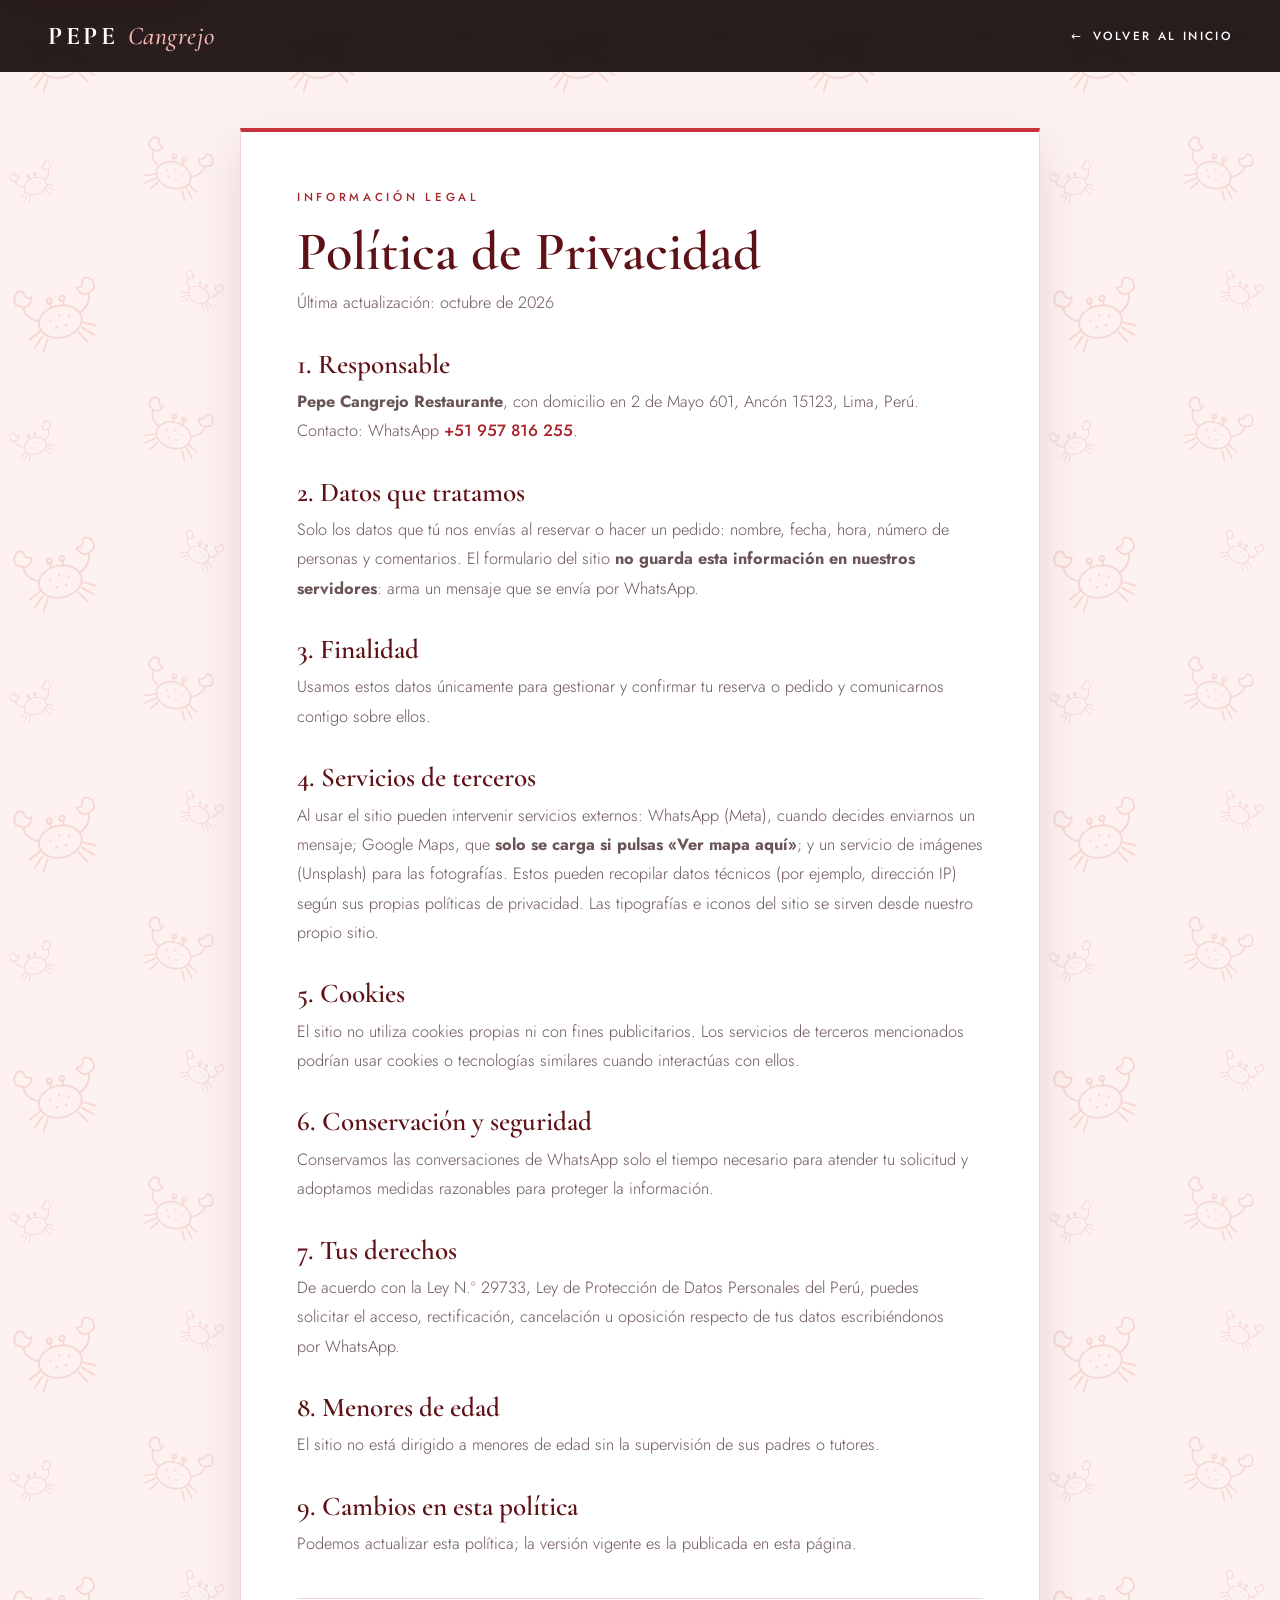
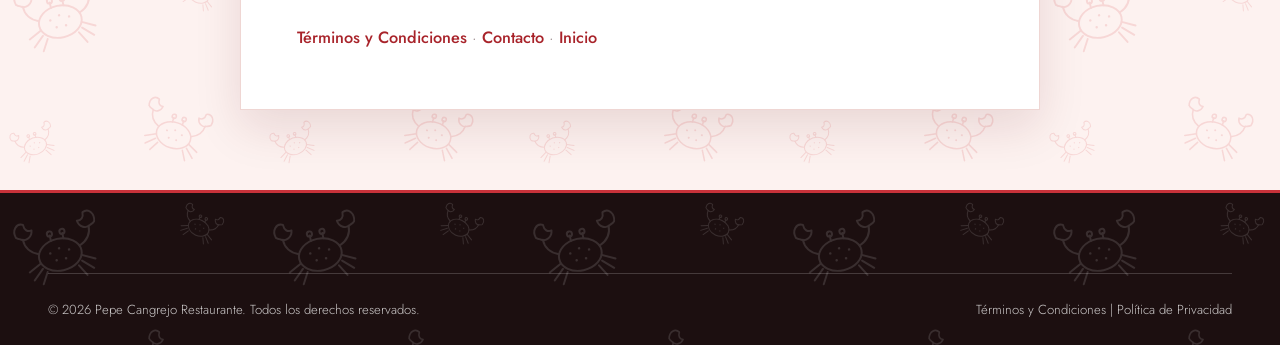
<file: privacidad.html>
<!DOCTYPE html>
<html lang="es-PE">
<head>
  <meta charset="UTF-8">
  <meta name="viewport" content="width=device-width, initial-scale=1">
  <title>Política de Privacidad | Pepe Cangrejo</title>
  <meta name="description" content="Política de privacidad del sitio web de Pepe Cangrejo Restaurante, Ancón, Lima.">
  <meta name="robots" content="index, follow">
  <meta name="theme-color" content="#1c0f10">
  <link rel="icon" href="favicon.svg" type="image/svg+xml">
  <link rel="icon" href="img/favicon-32.png" type="image/png" sizes="32x32">
  <link rel="apple-touch-icon" href="img/apple-touch-icon.png">
  <link rel="preload" href="fonts/jost-latin-wght-normal.woff2" as="font" type="font/woff2" crossorigin>
  <link rel="preload" href="fonts/cormorant-garamond-latin-wght-normal.woff2" as="font" type="font/woff2" crossorigin>
  <link rel="stylesheet" href="css/styles.css">
</head>
<body>
  <a class="skip" href="#contenido">Saltar al contenido</a>
  <header class="header is-scrolled">
    <div class="container header__bar">
      <a href="index.html" class="logo">Pepe <span>Cangrejo</span></a>
      <a href="index.html" class="back"><span aria-hidden="true">←</span> Volver al inicio</a>
    </div>
  </header>

  <main id="contenido" class="legal">
    <div class="container legal__box">
      <span class="eyebrow">Información legal</span>
      <h1>Política de Privacidad</h1>
      <p class="legal__date">Última actualización: octubre de 2026</p>

      <h2>1. Responsable</h2>
      <p><strong>Pepe Cangrejo Restaurante</strong>, con domicilio en 2 de Mayo 601, Ancón 15123, Lima, Perú. Contacto: WhatsApp <a href="https://wa.me/51957816255" target="_blank" rel="noopener">+51 957 816 255</a>.</p>

      <h2>2. Datos que tratamos</h2>
      <p>Solo los datos que tú nos envías al reservar o hacer un pedido: nombre, fecha, hora, número de personas y comentarios. El formulario del sitio <strong>no guarda esta información en nuestros servidores</strong>: arma un mensaje que se envía por WhatsApp.</p>

      <h2>3. Finalidad</h2>
      <p>Usamos estos datos únicamente para gestionar y confirmar tu reserva o pedido y comunicarnos contigo sobre ellos.</p>

      <h2>4. Servicios de terceros</h2>
      <p>Al usar el sitio pueden intervenir servicios externos: WhatsApp (Meta), cuando decides enviarnos un mensaje; Google Maps, que <strong>solo se carga si pulsas «Ver mapa aquí»</strong>; y un servicio de imágenes (Unsplash) para las fotografías. Estos pueden recopilar datos técnicos (por ejemplo, dirección IP) según sus propias políticas de privacidad. Las tipografías e iconos del sitio se sirven desde nuestro propio sitio.</p>

      <h2>5. Cookies</h2>
      <p>El sitio no utiliza cookies propias ni con fines publicitarios. Los servicios de terceros mencionados podrían usar cookies o tecnologías similares cuando interactúas con ellos.</p>

      <h2>6. Conservación y seguridad</h2>
      <p>Conservamos las conversaciones de WhatsApp solo el tiempo necesario para atender tu solicitud y adoptamos medidas razonables para proteger la información.</p>

      <h2>7. Tus derechos</h2>
      <p>De acuerdo con la Ley N.º 29733, Ley de Protección de Datos Personales del Perú, puedes solicitar el acceso, rectificación, cancelación u oposición respecto de tus datos escribiéndonos por WhatsApp.</p>

      <h2>8. Menores de edad</h2>
      <p>El sitio no está dirigido a menores de edad sin la supervisión de sus padres o tutores.</p>

      <h2>9. Cambios en esta política</h2>
      <p>Podemos actualizar esta política; la versión vigente es la publicada en esta página.</p>

      <p class="legal__links"><a href="terminos.html">Términos y Condiciones</a> · <a href="index.html#contacto">Contacto</a> · <a href="index.html">Inicio</a></p>
    </div>
  </main>

  <footer class="footer footer--simple">
    <div class="container">
      <div class="footer__bottom">
        <p>&copy; 2026 Pepe Cangrejo Restaurante. Todos los derechos reservados.</p>
        <p><a href="terminos.html">Términos y Condiciones</a> <span aria-hidden="true">|</span> <a href="privacidad.html">Política de Privacidad</a></p>
      </div>
    </div>
  </footer>
</body>
</html>
</file>
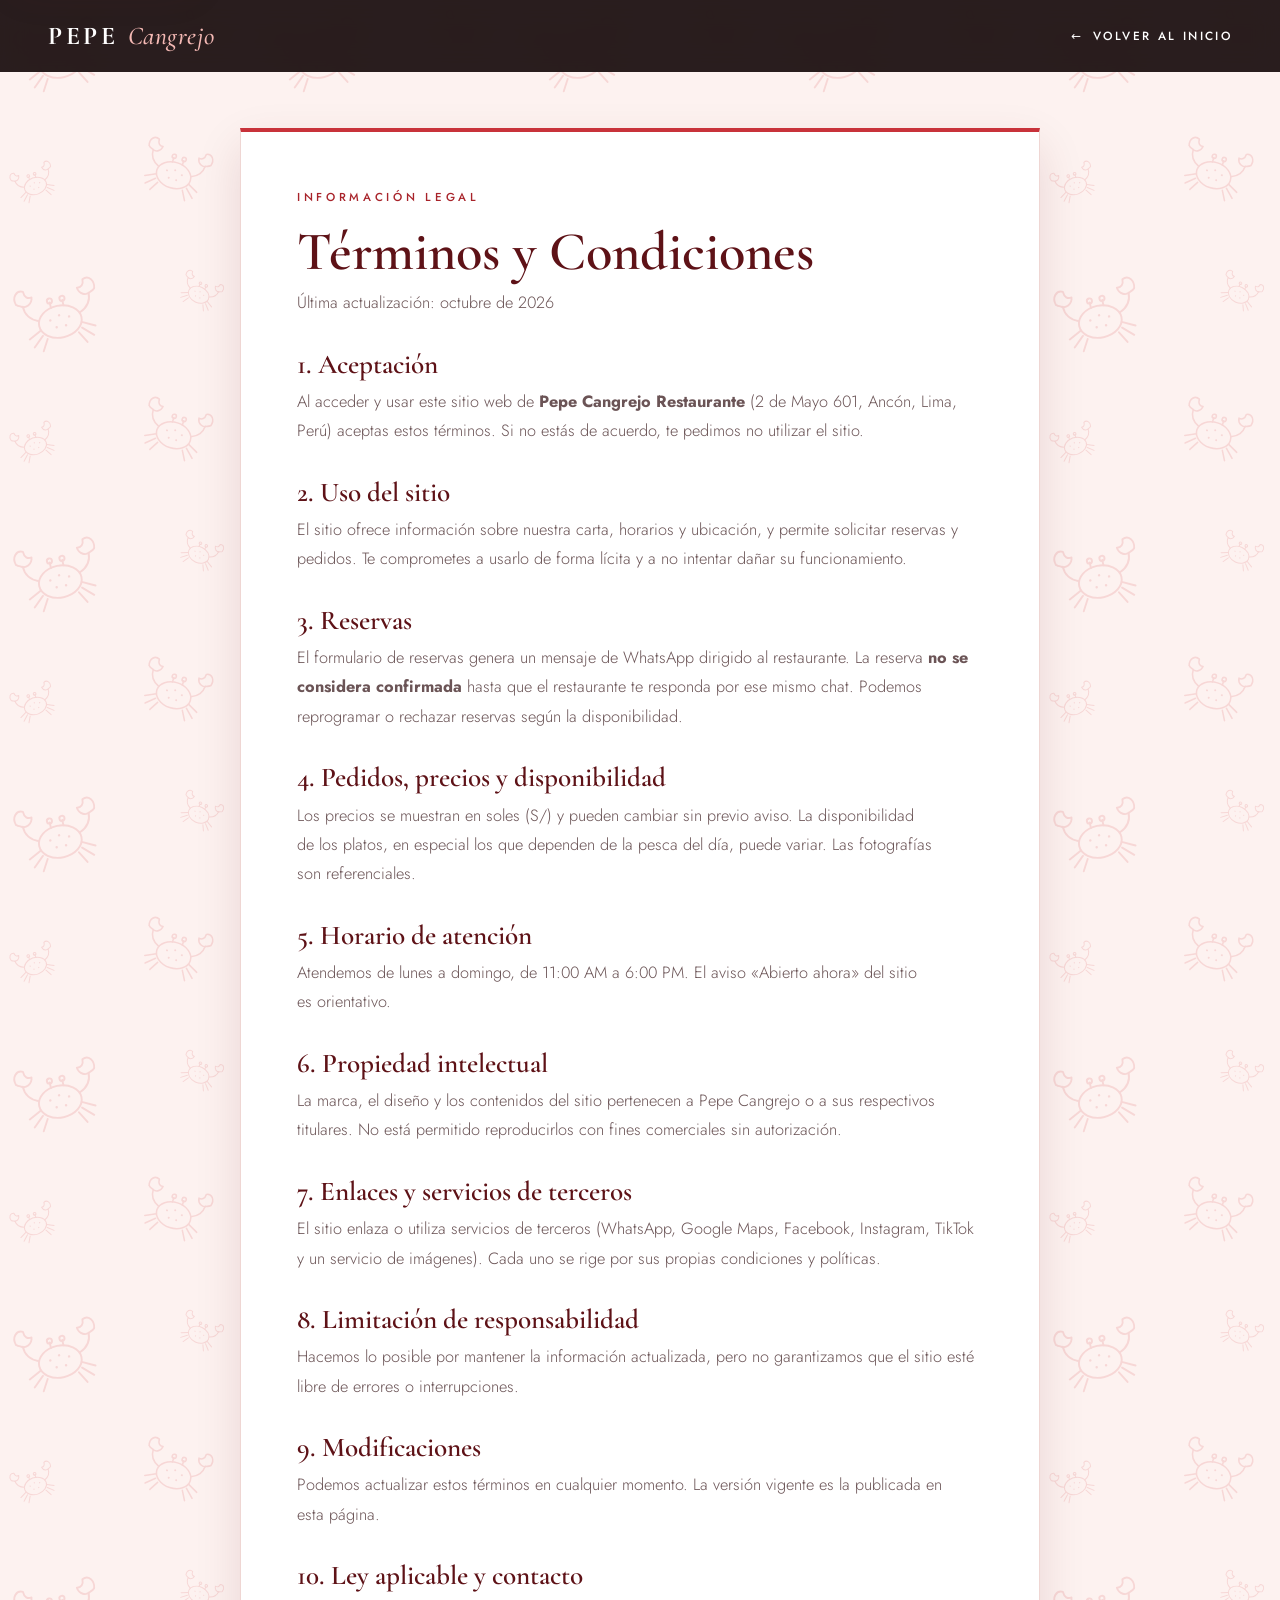
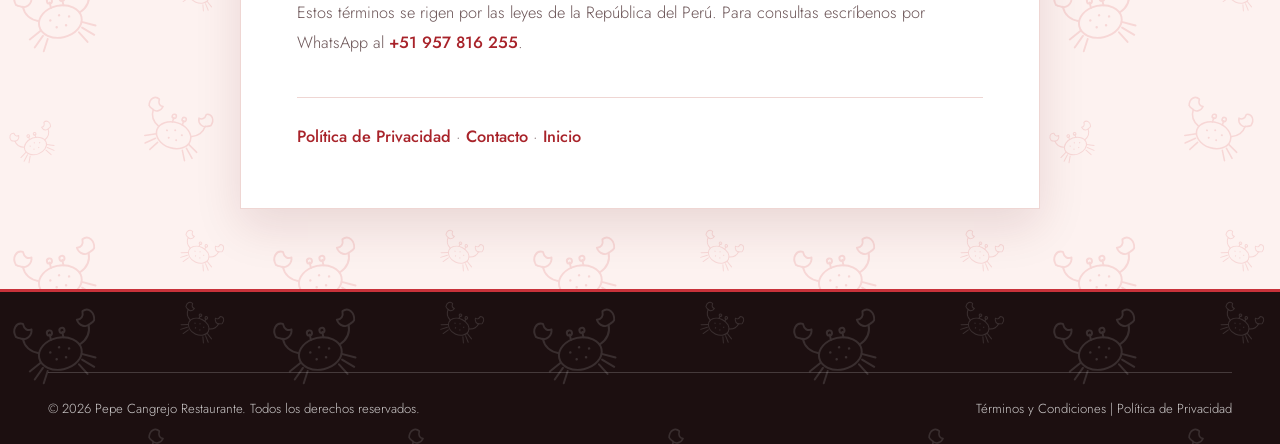
<file: terminos.html>
<!DOCTYPE html>
<html lang="es-PE">
<head>
  <meta charset="UTF-8">
  <meta name="viewport" content="width=device-width, initial-scale=1">
  <title>Términos y Condiciones | Pepe Cangrejo</title>
  <meta name="description" content="Términos y condiciones de uso del sitio web de Pepe Cangrejo Restaurante, Ancón, Lima.">
  <meta name="robots" content="index, follow">
  <meta name="theme-color" content="#1c0f10">
  <link rel="icon" href="favicon.svg" type="image/svg+xml">
  <link rel="icon" href="img/favicon-32.png" type="image/png" sizes="32x32">
  <link rel="apple-touch-icon" href="img/apple-touch-icon.png">
  <link rel="preload" href="fonts/jost-latin-wght-normal.woff2" as="font" type="font/woff2" crossorigin>
  <link rel="preload" href="fonts/cormorant-garamond-latin-wght-normal.woff2" as="font" type="font/woff2" crossorigin>
  <link rel="stylesheet" href="css/styles.css">
</head>
<body>
  <a class="skip" href="#contenido">Saltar al contenido</a>
  <header class="header is-scrolled">
    <div class="container header__bar">
      <a href="index.html" class="logo">Pepe <span>Cangrejo</span></a>
      <a href="index.html" class="back"><span aria-hidden="true">←</span> Volver al inicio</a>
    </div>
  </header>

  <main id="contenido" class="legal">
    <div class="container legal__box">
      <span class="eyebrow">Información legal</span>
      <h1>Términos y Condiciones</h1>
      <p class="legal__date">Última actualización: octubre de 2026</p>

      <h2>1. Aceptación</h2>
      <p>Al acceder y usar este sitio web de <strong>Pepe Cangrejo Restaurante</strong> (2 de Mayo 601, Ancón, Lima, Perú) aceptas estos términos. Si no estás de acuerdo, te pedimos no utilizar el sitio.</p>

      <h2>2. Uso del sitio</h2>
      <p>El sitio ofrece información sobre nuestra carta, horarios y ubicación, y permite solicitar reservas y pedidos. Te comprometes a usarlo de forma lícita y a no intentar dañar su funcionamiento.</p>

      <h2>3. Reservas</h2>
      <p>El formulario de reservas genera un mensaje de WhatsApp dirigido al restaurante. La reserva <strong>no se considera confirmada</strong> hasta que el restaurante te responda por ese mismo chat. Podemos reprogramar o rechazar reservas según la disponibilidad.</p>

      <h2>4. Pedidos, precios y disponibilidad</h2>
      <p>Los precios se muestran en soles (S/) y pueden cambiar sin previo aviso. La disponibilidad de los platos, en especial los que dependen de la pesca del día, puede variar. Las fotografías son referenciales.</p>

      <h2>5. Horario de atención</h2>
      <p>Atendemos de lunes a domingo, de 11:00 AM a 6:00 PM. El aviso «Abierto ahora» del sitio es orientativo.</p>

      <h2>6. Propiedad intelectual</h2>
      <p>La marca, el diseño y los contenidos del sitio pertenecen a Pepe Cangrejo o a sus respectivos titulares. No está permitido reproducirlos con fines comerciales sin autorización.</p>

      <h2>7. Enlaces y servicios de terceros</h2>
      <p>El sitio enlaza o utiliza servicios de terceros (WhatsApp, Google Maps, Facebook, Instagram, TikTok y un servicio de imágenes). Cada uno se rige por sus propias condiciones y políticas.</p>

      <h2>8. Limitación de responsabilidad</h2>
      <p>Hacemos lo posible por mantener la información actualizada, pero no garantizamos que el sitio esté libre de errores o interrupciones.</p>

      <h2>9. Modificaciones</h2>
      <p>Podemos actualizar estos términos en cualquier momento. La versión vigente es la publicada en esta página.</p>

      <h2>10. Ley aplicable y contacto</h2>
      <p>Estos términos se rigen por las leyes de la República del Perú. Para consultas escríbenos por WhatsApp al <a href="https://wa.me/51957816255" target="_blank" rel="noopener">+51 957 816 255</a>.</p>

      <p class="legal__links"><a href="privacidad.html">Política de Privacidad</a> · <a href="index.html#contacto">Contacto</a> · <a href="index.html">Inicio</a></p>
    </div>
  </main>

  <footer class="footer footer--simple">
    <div class="container">
      <div class="footer__bottom">
        <p>&copy; 2026 Pepe Cangrejo Restaurante. Todos los derechos reservados.</p>
        <p><a href="terminos.html">Términos y Condiciones</a> <span aria-hidden="true">|</span> <a href="privacidad.html">Política de Privacidad</a></p>
      </div>
    </div>
  </footer>
</body>
</html>
</file>
<file: css/styles.css>
/* ==========================================================================
   PEPE CANGREJO · Hoja de estilos
   Un único sistema de diseño: los colores, tipografías y medidas viven en
   :root. Para cambiar la marca basta con editar las variables de abajo.
   Orden: 1 Base · 2 Utilidades · 3 Botones · 4 Cabecera · 5 Hero · 6 Secciones
          7 Carta · 8 Reservas · 9 Contacto · 10 Pie · 11 Flotantes · 12 Legal
   ========================================================================== */

/* ---------- Fuentes propias (carpeta /fonts) ---------- */
@font-face {
  font-family: "Cormorant Garamond";
  font-style: normal;
  font-weight: 300 700;
  font-display: swap;
  src: url("../fonts/cormorant-garamond-latin-wght-normal.woff2") format("woff2");
}
@font-face {
  font-family: "Cormorant Garamond";
  font-style: italic;
  font-weight: 300 700;
  font-display: swap;
  src: url("../fonts/cormorant-garamond-latin-wght-italic.woff2") format("woff2");
}
@font-face {
  font-family: "Jost";
  font-style: normal;
  font-weight: 100 900;
  font-display: swap;
  src: url("../fonts/jost-latin-wght-normal.woff2") format("woff2");
}

/* ---------- 1. Variables y base ---------- */
:root {
  /* Marca */
  --red: #c8323a;          /* botones y acentos (texto blanco encima) */
  --red-d: #a8232a;        /* hover, enlaces y cursivas sobre fondo claro */
  --red-l: #f4b9b4;        /* acentos sobre fondo oscuro */
  --wine: #5e1217;         /* títulos */
  --night: #1c0f10;        /* negro cálido: cabecera, hero, pie */
  /* Neutros */
  --ink: #2a1517;
  --muted: #6b5456;
  --line: #efd6d3;
  --blush: #fdf2f0;
  --wa: #0f8a4c;          /* verde WhatsApp con contraste suficiente */
  /* Tipografía */
  --serif: "Cormorant Garamond", Georgia, "Times New Roman", serif;
  --sans: Jost, system-ui, -apple-system, "Segoe UI", Roboto, sans-serif;
  /* Medidas */
  --header-h: 4.5rem;
  --gutter: clamp(1.25rem, 4vw, 3rem);
  --maxw: 75rem;
  --ease: cubic-bezier(.22, .61, .36, 1);
  --ease-out: cubic-bezier(.16, 1, .3, 1);
  --shadow-sm: 0 6px 18px rgba(94, 18, 23, .08);
  --shadow-md: 0 18px 44px rgba(94, 18, 23, .12);
  --shadow-lg: 0 30px 70px rgba(94, 18, 23, .18);
}

*, *::before, *::after { box-sizing: border-box; }
* { margin: 0; }
[hidden] { display: none !important; }

html {
  scroll-behavior: smooth;
  scroll-padding-top: calc(var(--header-h) + 1rem);
  -webkit-text-size-adjust: 100%;
}
body {
  font-family: var(--sans);
  font-size: 1.0625rem;
  line-height: 1.65;
  color: var(--ink);
  background: #fff;
  overflow-x: clip;
  -webkit-font-smoothing: antialiased;
}
body.menu-open { overflow: hidden; }

img, svg { display: block; max-width: 100%; }
a { color: inherit; text-decoration: none; }
ul, ol { list-style: none; padding: 0; }
button, input, select, textarea { font: inherit; color: inherit; }
button { cursor: pointer; background: none; border: 0; padding: 0; }
::selection { background: var(--red); color: #fff; }

h1, h2, h3, h4 {
  font-family: var(--serif);
  font-weight: 600;
  line-height: 1.08;
  color: var(--wine);
  text-wrap: balance;
}
p { text-wrap: pretty; }
h2 { font-size: clamp(2.5rem, 5.4vw, 4.1rem); }
h2 em { font-style: italic; font-weight: 500; color: var(--red-d); }

:focus-visible { outline: 3px solid var(--focus, var(--red)); outline-offset: 3px; }
.header, .drawer, .hero, .quote, .footer, .dock { --focus: #fff; }

/* ---------- 2. Utilidades ---------- */
.container {
  width: 100%;
  max-width: calc(var(--maxw) + 2 * var(--gutter));
  margin-inline: auto;
  padding-inline: var(--gutter);
}
.section { padding-block: clamp(4.5rem, 9vw, 8rem); }
.sr-only {
  position: absolute; width: 1px; height: 1px; margin: -1px; padding: 0;
  overflow: hidden; clip: rect(0 0 0 0); white-space: nowrap; border: 0;
}
.skip {
  position: fixed; left: 1rem; top: -5rem; z-index: 300;
  padding: .7rem 1.1rem; background: #fff; color: var(--wine); font-weight: 500;
  box-shadow: var(--shadow-md); transition: top .2s;
}
.skip:focus { top: 1rem; }

.i {
  width: 1.25em; height: 1.25em; flex: none;
  fill: none; stroke: currentColor; stroke-width: 1.75; stroke-linecap: round; stroke-linejoin: round;
}
.i--fill { fill: currentColor; stroke: none; }
.i--star { fill: currentColor; }

.eyebrow {
  display: block; margin-bottom: 1rem;
  font-size: .72rem; font-weight: 500; letter-spacing: .32em; text-transform: uppercase;
  color: var(--red-d);
}
.section-head { max-width: 44rem; margin: 0 auto clamp(2.5rem, 5vw, 4rem); text-align: center; }
.section-head p { margin-top: 1.1rem; color: var(--muted); }
.orn { display: flex; align-items: center; justify-content: center; gap: .9rem; margin-top: 1.5rem; color: var(--red); }
.orn::before, .orn::after { content: ""; width: 4.5rem; height: 1px; background: linear-gradient(90deg, transparent, currentColor); }
.orn::after { transform: scaleX(-1); }
.orn i { width: .42rem; height: .42rem; background: currentColor; transform: rotate(45deg); }

.link-arrow {
  display: inline-flex; align-items: center; gap: .7rem;
  font-size: .76rem; font-weight: 500; letter-spacing: .18em; text-transform: uppercase;
  color: var(--red-d);
}
.link-arrow .i { transition: transform .3s var(--ease); }
.link-arrow:hover .i { transform: translateX(6px); }

/* Aparición al hacer scroll (main.js quita la clase al terminar) */
.js .reveal {
  opacity: 0; transform: translateY(28px);
  transition: opacity .9s var(--ease-out), transform .9s var(--ease-out);
  transition-delay: calc(var(--d, 0) * .09s);
}
.js .reveal.is-in { opacity: 1; transform: none; }

/* ---------- 3. Botones ---------- */
.btn {
  --bg: var(--red); --fg: #fff;
  display: inline-flex; align-items: center; justify-content: center; gap: .65rem;
  min-height: 3.1rem; padding: .9rem 2rem;
  border: 1px solid var(--bg); border-radius: 2px;
  background: var(--bg); color: var(--fg);
  font-size: .76rem; font-weight: 500; letter-spacing: .2em; text-transform: uppercase; text-align: center;
  box-shadow: 0 10px 26px rgba(200, 50, 58, .28);
  transition: background .3s, color .3s, border-color .3s, transform .3s var(--ease), box-shadow .3s;
}
.btn:hover { --bg: var(--red-d); transform: translateY(-2px); box-shadow: 0 16px 34px rgba(200, 50, 58, .38); }
.btn--sm { min-height: 2.6rem; padding: .6rem 1.35rem; font-size: .7rem; }
.btn--light { --bg: transparent; border-color: rgba(255, 255, 255, .75); box-shadow: none; }
.btn--light:hover { --bg: #fff; --fg: var(--wine); border-color: #fff; box-shadow: none; }
.btn--outline { --bg: transparent; --fg: var(--red-d); border-color: var(--red); box-shadow: none; }
.btn--outline:hover { --bg: var(--red); --fg: #fff; box-shadow: none; }

/* ---------- 4. Cabecera, menú móvil y estado ---------- */
.header {
  position: fixed; inset: 0 0 auto 0; z-index: 100; color: #fff;
  transition: background .4s, box-shadow .4s;
}
.header.is-scrolled { background: rgba(28, 15, 16, .94); backdrop-filter: blur(12px); box-shadow: 0 1px 0 rgba(255, 255, 255, .12); }
body.menu-open .header { background: transparent; backdrop-filter: none; box-shadow: none; }
.header__bar { display: flex; align-items: center; justify-content: space-between; gap: 1.5rem; min-height: var(--header-h); }
.progress { position: absolute; inset: auto 0 0 0; height: 2px; pointer-events: none; }
.progress span { display: block; height: 100%; background: var(--red); transform: scaleX(0); transform-origin: left; }

.logo {
  font-family: var(--serif); font-size: 1.6rem; font-weight: 700; line-height: 1;
  letter-spacing: .14em; text-transform: uppercase; white-space: nowrap;
}
.logo span { font-style: italic; font-weight: 500; letter-spacing: .02em; text-transform: none; color: var(--red-l); }
.logo--lg { display: inline-block; margin-bottom: 1rem; font-size: 2.2rem; }

.nav, .header__cta { display: none; }
.nav a {
  position: relative; padding: .4rem 0;
  font-size: .74rem; font-weight: 500; letter-spacing: .2em; text-transform: uppercase;
  transition: color .3s;
}
.nav a::after {
  content: ""; position: absolute; inset: auto 0 0 0; height: 1px; background: currentColor;
  transform: scaleX(0); transform-origin: left; transition: transform .35s var(--ease);
}
.nav a:hover::after, .nav a.is-current::after { transform: scaleX(1); }
.nav a.is-current { color: var(--red-l); }

.burger { display: grid; place-items: center; width: 2.75rem; height: 2.75rem; margin-right: -.5rem; }
.burger .i { width: 1.6rem; height: 1.6rem; }
.burger .i-close, .burger[aria-expanded="true"] .i-open { display: none; }
.burger[aria-expanded="true"] .i-close { display: block; }

.drawer {
  position: fixed; inset: 0; z-index: 95;
  display: flex; flex-direction: column; justify-content: center; gap: 2.5rem;
  padding: calc(var(--header-h) + 1rem) var(--gutter) 2.5rem;
  background: var(--night) url("../img/crabs-blanco.svg") 0 0 / 220px; color: #fff;
  opacity: 0; visibility: hidden; transform: translateY(-1rem);
  /* visibility cambia al instante al abrir (para poder enviar el foco) y se retrasa al cerrar */
  transition: opacity .35s, transform .45s var(--ease-out), visibility 0s linear .45s;
}
.drawer.is-open { opacity: 1; visibility: visible; transform: none; transition-delay: 0s; }
.drawer nav { display: grid; }
.drawer nav a {
  padding: .45rem 0; border-bottom: 1px solid rgba(255, 255, 255, .12);
  font-family: var(--serif); font-size: clamp(2.2rem, 9vw, 3rem); font-weight: 500; line-height: 1.2;
}
.drawer nav a:hover { color: var(--red-l); }
.drawer__foot { display: grid; gap: 1.2rem; justify-items: start; }

.status {
  display: inline-flex; align-items: center; gap: .65rem;
  font-size: .7rem; font-weight: 500; letter-spacing: .16em; text-transform: uppercase; color: inherit;
}
.status::before { content: ""; flex: none; width: .55rem; height: .55rem; border-radius: 50%; background: #e0584a; }
.status.is-open::before { background: #3fbf7a; box-shadow: 0 0 0 4px rgba(63, 191, 122, .25); }
.status.is-soon::before { background: #f0b13a; box-shadow: 0 0 0 4px rgba(240, 177, 58, .25); }
.status--pill {
  padding: .55rem 1.1rem; border: 1px solid rgba(255, 255, 255, .35); border-radius: 999px;
  background: rgba(28, 15, 16, .5); backdrop-filter: blur(6px);
}

/* ---------- 5. Hero ---------- */
.hero {
  position: relative; isolation: isolate; overflow: hidden;
  display: flex; flex-direction: column; justify-content: center;
  min-height: 100vh; min-height: 100svh;
  background: var(--night); color: #fff;
}
.hero__bg {
  position: absolute; inset: 0; z-index: -3; width: 100%; height: 100%; object-fit: cover;
  animation: heroZoom 22s var(--ease-out) both;
}
@keyframes heroZoom { from { transform: scale(1.12); } to { transform: scale(1); } }
.hero::before {
  content: ""; position: absolute; inset: 0; z-index: -2;
  background:
    linear-gradient(180deg, rgba(28, 15, 16, .62), rgba(28, 15, 16, .36) 38%, rgba(28, 15, 16, .88)),
    radial-gradient(ellipse at 50% 45%, transparent 30%, rgba(20, 8, 9, .5));
}
.hero::after {
  /* el marco empieza bajo la cabecera para que su línea no cruce el menú */
  content: ""; position: absolute; inset: var(--header-h) clamp(.7rem, 2vw, 1.3rem) clamp(.7rem, 2vw, 1.3rem); z-index: -1;
  border: 1px solid rgba(255, 255, 255, .28); pointer-events: none;
}
.hero__content {
  display: flex; flex-direction: column; align-items: center; text-align: center;
  max-width: 62rem; margin-inline: auto;
  padding: calc(var(--header-h) + 2.5rem) var(--gutter) 5rem;
}
.hero__content > * { animation: rise 1.1s var(--ease-out) both; animation-delay: calc(var(--i, 0) * .12s + .2s); }
@keyframes rise { from { opacity: 0; transform: translateY(24px); } to { opacity: 1; transform: none; } }
.hero .eyebrow { margin: 1.8rem 0 1.2rem; color: var(--red-l); letter-spacing: .42em; }
.hero h1 {
  margin-bottom: 1.6rem; color: #fff;
  font-size: clamp(3.6rem, 13vw, 9rem); line-height: .92; letter-spacing: .08em; text-transform: uppercase;
  text-shadow: 0 10px 40px rgba(0, 0, 0, .5);
}
.hero h1 span { display: block; margin-top: .05em; font-style: italic; font-weight: 500; letter-spacing: .01em; text-transform: none; color: var(--red-l); }
.hero__lead { max-width: 40rem; margin-bottom: 2.6rem; font-size: clamp(1.05rem, 2.2vw, 1.3rem); font-weight: 300; color: rgba(255, 255, 255, .9); }
.hero__actions { display: flex; flex-wrap: wrap; justify-content: center; gap: 1rem; }
.hero__info { display: none; }

/* ---------- 6. Secciones de contenido ---------- */
/* Ventajas */
.highlights { background: #fff; border-bottom: 1px solid var(--line); }
.highlights__grid { display: grid; }
.highlight { display: flex; align-items: flex-start; gap: 1.1rem; padding: 1.8rem 0; border-bottom: 1px solid var(--line); }
.highlight:last-child { border-bottom: 0; }
.highlight > .i { width: 2.1rem; height: 2.1rem; margin-top: .2rem; stroke-width: 1.4; color: var(--red); }
.highlight h3 { margin-bottom: .25rem; font-size: 1.5rem; }
.highlight p { font-size: .95rem; line-height: 1.55; color: var(--muted); }

/* Nosotros */
.about { overflow: hidden; }
.about__grid { display: grid; gap: 4.5rem; align-items: center; }
.about h2 { margin-bottom: 1.6rem; }
.about h2 em { display: block; }
.about p { margin-bottom: 1.3rem; font-size: 1.1rem; font-weight: 300; line-height: 1.85; color: var(--muted); }
.about strong { font-weight: 500; color: var(--ink); }
.about .link-arrow { margin-top: .6rem; }
.magazine {
  position: relative; height: clamp(24rem, 78vw, 40rem);
  display: grid; grid-template-columns: repeat(12, 1fr); grid-template-rows: repeat(12, 1fr); gap: 1rem;
}
.magazine img { width: 100%; height: 100%; object-fit: cover; }
.mag-1 { grid-area: 1 / 1 / 10 / 10; outline: 1px solid var(--red); outline-offset: .9rem; box-shadow: var(--shadow-lg); }
.mag-2 { grid-area: 5 / 6 / 13 / 13; z-index: 2; border: 6px solid #fff; box-shadow: var(--shadow-lg); }
.seal {
  position: absolute; z-index: 3; left: -.4rem; bottom: 2rem;
  display: flex; flex-direction: column; align-items: center; justify-content: center; gap: .25rem;
  width: 7.5rem; height: 7.5rem; border-radius: 50%;
  background: var(--red); color: #fff; box-shadow: 0 0 0 5px #fff, 0 0 0 6px var(--red);
  font-size: .6rem; letter-spacing: .2em; line-height: 1.5; text-align: center; text-transform: uppercase;
}
.seal .i { width: 1.4rem; height: 1.4rem; }

/* Platos estrella */
.signature { background: var(--blush) url("../img/crabs-rojo.svg") 0 0 / 260px; }
.dishes { display: grid; gap: 1.25rem; }
.dish {
  display: flex; flex-direction: column; padding: 2.2rem 1.9rem 2rem;
  background: #fff; border: 1px solid var(--line); border-top: 3px solid var(--red); box-shadow: var(--shadow-sm);
  transition: transform .45s var(--ease), box-shadow .45s var(--ease);
}
/* Numeración decorativa 01-04 (contador CSS: no es contenido, no la lee un lector de pantalla) */
.dishes { counter-reset: plato; }
.dish::before { counter-increment: plato; content: "0" counter(plato); display: block; margin-bottom: .9rem; font-family: var(--serif); font-size: 3.2rem; font-style: italic; line-height: 1; color: rgba(200, 50, 58, .3); }
.dish h3 { margin-bottom: .6rem; font-size: 1.75rem; }
.dish p { margin-bottom: 1.5rem; font-size: .97rem; color: var(--muted); }
.dish__price { margin-top: auto; font-family: var(--serif); font-size: 1.75rem; font-weight: 700; color: var(--red-d); }
.signature__more { margin-top: 3rem; text-align: center; }

/* Cita */
.quote { position: relative; isolation: isolate; padding-block: clamp(5rem, 10vw, 8rem); text-align: center; color: #fff; background: var(--night); }
.quote__bg { position: absolute; inset: 0; z-index: -2; width: 100%; height: 100%; object-fit: cover; }
.quote::before { content: ""; position: absolute; inset: 0; z-index: -1; background: linear-gradient(rgba(28, 15, 16, .84), rgba(28, 15, 16, .92)); }
.quote__inner { max-width: 56rem; }
.quote__inner > .i { width: 2rem; height: 2rem; margin: 0 auto 1.8rem; color: var(--red-l); }
.quote blockquote { font-family: var(--serif); font-size: clamp(1.9rem, 4.2vw, 3.2rem); font-style: italic; font-weight: 500; line-height: 1.25; }
.quote figcaption { margin-top: 1.8rem; font-size: .75rem; letter-spacing: .35em; text-transform: uppercase; color: var(--red-l); }

/* ---------- 7. Carta ---------- */
.carta { background: #fff; }
.search { position: relative; max-width: 34rem; margin: 0 auto 1.6rem; }
.search > .i { position: absolute; left: 1.15rem; top: 50%; translate: 0 -50%; color: var(--red); pointer-events: none; }
.search input {
  width: 100%; min-height: 3.2rem; padding: .8rem 3rem;
  border: 1px solid #e3bcb8; border-radius: 999px; background: #fff; font-weight: 300;
  transition: border-color .25s, box-shadow .25s;
}
.search input::placeholder { color: #8d787a; }
.search input::-webkit-search-cancel-button { appearance: none; }
.search input:focus { outline: 0; border-color: var(--red); box-shadow: 0 0 0 4px rgba(200, 50, 58, .14); }
.search__clear {
  position: absolute; right: .45rem; top: 50%; translate: 0 -50%;
  display: grid; place-items: center; width: 2.4rem; height: 2.4rem; border-radius: 50%; color: var(--muted);
}
.search__clear:hover { background: var(--blush); color: var(--red-d); }

.carta__app { position: relative; }
.tabs {
  position: sticky; top: var(--header-h); z-index: 20;
  margin-inline: calc(var(--gutter) * -1); padding: .7rem 0;
  background: rgba(255, 255, 255, .94); backdrop-filter: blur(10px); border-bottom: 1px solid var(--line);
}
.tabs__list {
  position: relative; display: flex; gap: .55rem; justify-content: safe center;
  padding-inline: var(--gutter); overflow-x: auto; scrollbar-width: none;
}
.tabs__list::-webkit-scrollbar { display: none; }
.tab {
  flex: none; padding: .6rem 1.15rem; white-space: nowrap;
  border: 1px solid #e3bcb8; border-radius: 999px; background: #fff; color: var(--red-d);
  font-size: .7rem; font-weight: 500; letter-spacing: .14em; text-transform: uppercase;
  transition: background .25s, color .25s, border-color .25s;
}
.tab:hover { border-color: var(--red); }
.tab[aria-selected="true"] { background: var(--red); border-color: var(--red); color: #fff; }

.panel { margin-top: 2rem; outline-offset: 6px; }
.spread {
  display: grid; background: #fff; border: 1px solid #ecc9c6;
  box-shadow: var(--shadow-lg), 0 0 0 6px #fff, 0 0 0 7px rgba(200, 50, 58, .3);
  animation: pageIn .55s var(--ease-out) both;
}
.spread[data-dir="prev"] { --from: -28px; }
.spread[data-dir="next"] { --from: 28px; }
@keyframes pageIn { from { opacity: 0; transform: translateX(var(--from, 0)); } to { opacity: 1; transform: none; } }
.spread__media { position: relative; margin: 0; background: var(--red) url("../img/crabs-blanco.svg") 0 0 / 200px; }
.spread__frame { position: relative; aspect-ratio: 16 / 9; overflow: hidden; }
.spread__frame img { position: absolute; inset: 0; width: 100%; height: 100%; object-fit: cover; }
.spread__frame::after { content: ""; position: absolute; inset: 0; background: linear-gradient(transparent 60%, rgba(28, 15, 16, .35)); pointer-events: none; }
.spread__body { position: relative; padding: 2rem 1.4rem 1.6rem; background: linear-gradient(#fff, #fff7f6); }
.spread__body::before { content: ""; position: absolute; inset: 10px; border: 1px solid rgba(200, 50, 58, .2); pointer-events: none; }
.spread__body > * { position: relative; }
.spread__no { margin-bottom: .3rem; font-size: .72rem; font-weight: 500; letter-spacing: .3em; text-transform: uppercase; color: var(--red-d); }
.spread__title { font-size: clamp(2.2rem, 4.4vw, 3.1rem); }
.spread__sub { margin: .3rem 0 1.5rem; font-family: var(--serif); font-size: 1.3rem; font-style: italic; color: var(--red-d); }
.spread__foot { display: flex; flex-wrap: wrap; justify-content: space-between; gap: .5rem 1.5rem; margin-top: 1.6rem; font-size: .72rem; letter-spacing: .12em; text-transform: uppercase; color: #7d676a; }
.spread__foot .i { display: inline-block; width: .9em; height: .9em; margin-right: .3rem; vertical-align: -.05em; color: var(--red); }

.rows { display: grid; gap: .1rem; }
.row { display: flex; align-items: flex-end; gap: .7rem; margin-inline: -.6rem; padding: .55rem .6rem; transition: background .2s; }
.row:hover { background: var(--blush); }
.row--star { border-left: 2px solid var(--red); background: linear-gradient(90deg, rgba(200, 50, 58, .08), transparent); }
.row__main { min-width: 0; flex: 0 1 auto; }
.row__name { display: block; font-family: var(--serif); font-size: 1.38rem; font-weight: 600; line-height: 1.2; color: var(--ink); transition: color .25s; }
.row:hover .row__name { color: var(--red-d); }
.row__name .i { display: inline-block; width: .62em; height: .62em; margin-right: .4rem; vertical-align: .12em; color: var(--red); }
.row__note { display: block; margin-top: .1rem; font-size: .8rem; font-weight: 300; letter-spacing: .02em; color: #7d676a; }
.row__dots { flex: 1 1 1rem; min-width: .8rem; margin-bottom: .5rem; border-bottom: 1px dotted rgba(200, 50, 58, .5); }
.row__price { flex: none; font-family: var(--serif); font-size: 1.42rem; font-weight: 700; line-height: 1.2; color: var(--red-d); white-space: nowrap; }
mark { padding: 0 .1em; border-radius: 2px; background: rgba(200, 50, 58, .16); color: inherit; }

.pager { display: grid; grid-template-columns: 1fr 1fr; gap: .8rem; margin-top: 2.2rem; }
.pager__count { grid-column: 1 / -1; grid-row: 1; text-align: center; font-family: var(--serif); font-size: 1.2rem; color: var(--wine); }
.pager__btn {
  display: inline-flex; align-items: center; gap: .6rem; min-width: 0; min-height: 3rem; padding: .5rem 1.1rem;
  border: 1px solid var(--red); border-radius: 999px; color: var(--red-d);
  font-size: .72rem; font-weight: 500; letter-spacing: .12em; text-transform: uppercase;
  transition: background .25s, color .25s;
}
.pager__btn--next { justify-content: flex-end; }
.pager__label { overflow: hidden; text-overflow: ellipsis; white-space: nowrap; }
.pager__btn:hover:not(:disabled) { background: var(--red); color: #fff; }
.pager__btn:disabled { opacity: .35; cursor: default; }
.pager__bar { grid-column: 1 / -1; height: 3px; background: #f0d3d0; }
.pager__bar span { display: block; height: 100%; width: 0; background: var(--red); transition: width .5s var(--ease); }

.results { padding: 1.5rem 1.4rem; background: #fff; border: 1px solid #ecc9c6; box-shadow: var(--shadow-md); }
.results__group + .results__group { margin-top: 2rem; }
.results__title { display: inline-block; margin-bottom: 1rem; padding: .35rem 1rem; background: var(--red); color: #fff; font-family: var(--sans); font-size: .74rem; font-weight: 600; letter-spacing: .14em; text-transform: uppercase; }
.empty { padding: 2.5rem 0; text-align: center; color: var(--muted); }
.empty p + p { margin-top: 1rem; }
.carta__cta { margin-top: 3.5rem; text-align: center; }

/* ---------- 8. Reservas ---------- */
.booking { background: var(--blush) url("../img/crabs-rojo.svg") 0 0 / 260px; }
.booking__grid { display: grid; gap: 3rem; align-items: start; }
.booking__lead { margin: 1.4rem 0 0; max-width: 34rem; font-size: 1.1rem; font-weight: 300; color: var(--muted); }
.steps { display: grid; gap: 1.4rem; margin: 2.2rem 0; counter-reset: paso; }
.steps li { display: grid; grid-template-columns: 2.6rem 1fr; gap: 1rem; align-items: start; counter-increment: paso; }
.steps li::before {
  content: counter(paso); display: grid; place-items: center; width: 2.6rem; height: 2.6rem;
  border: 1px solid var(--red); border-radius: 50%; background: #fff;
  font-family: var(--serif); font-size: 1.3rem; font-weight: 700; color: var(--red-d);
}
.steps strong { display: block; font-family: var(--serif); font-size: 1.35rem; font-weight: 600; line-height: 1.2; color: var(--wine); }
.steps span { font-size: .95rem; color: var(--muted); }

.form {
  position: relative; display: grid; gap: 1.2rem; padding: clamp(1.5rem, 4vw, 2.6rem);
  background: #fff; border: 1px solid var(--line); box-shadow: var(--shadow-lg);
}
.form::before { content: ""; position: absolute; inset: 7px; border: 1px solid rgba(200, 50, 58, .22); pointer-events: none; }
.form > * { position: relative; }
.form__row { display: grid; gap: 1.2rem; }
.field { display: grid; gap: .45rem; }
.field label { font-size: .68rem; font-weight: 500; letter-spacing: .18em; text-transform: uppercase; }
.field input, .field select, .field textarea {
  width: 100%; min-height: 3rem; padding: .8rem 1rem;
  border: 1px solid #e0c4c1; border-radius: 2px; background: #fff;
  transition: border-color .25s, box-shadow .25s;
}
.field textarea { resize: vertical; min-height: 5.5rem; }
.field select {
  appearance: none; padding-right: 2.6rem;
  background: #fff url("data:image/svg+xml,%3Csvg xmlns='http://www.w3.org/2000/svg' viewBox='0 0 24 24' fill='none' stroke='%23a8232a' stroke-width='2' stroke-linecap='round' stroke-linejoin='round'%3E%3Cpath d='m6 9 6 6 6-6'/%3E%3C/svg%3E") right .9rem center / 1.1rem no-repeat;
}
.field input:focus, .field select:focus, .field textarea:focus { outline: 0; border-color: var(--red); box-shadow: 0 0 0 3px rgba(200, 50, 58, .18); }
.field input:user-invalid, .field select:user-invalid { border-color: #b3261e; }
.form .btn { width: 100%; margin-top: .3rem; }
.form__msg { padding: .9rem 1rem; background: var(--blush); border-left: 3px solid var(--red); font-size: .92rem; color: var(--ink); }
.form__msg a { font-weight: 500; text-decoration: underline; color: var(--red-d); }

/* ---------- 9. Contacto y mapa ---------- */
.contact { background: #fff; }
.cards { display: grid; gap: 1.25rem; }
.card {
  display: flex; flex-direction: column; align-items: center; gap: .55rem; padding: 2.2rem 1.6rem; text-align: center;
  background: #fff; border: 1px solid var(--line); border-top: 3px solid var(--red); box-shadow: var(--shadow-sm);
  transition: transform .4s var(--ease), box-shadow .4s var(--ease);
}
.card__icon { display: grid; place-items: center; width: 3.6rem; height: 3.6rem; margin-bottom: .4rem; border: 1px solid var(--red); border-radius: 50%; color: var(--red); }
.card h3 { font-size: 1.65rem; }
.card p { color: var(--muted); }
.card .status { flex-direction: column; gap: .45rem; margin-top: .3rem; text-align: center; color: var(--ink); }
.card__phone { font-family: var(--serif); font-size: 1.65rem; font-weight: 700; color: var(--ink); transition: color .25s; }
.card__phone:hover { color: var(--red-d); }
.card .link-arrow { margin-top: .4rem; }

.map { position: relative; height: clamp(20rem, 52vw, 28rem); margin-top: 1.5rem; padding: 8px; background: #fff; border: 1px solid var(--red); box-shadow: var(--shadow-md); }
.map__stage { width: 100%; height: 100%; display: grid; place-items: center; background: var(--blush) url("../img/crabs-rojo.svg") 0 0 / 220px; text-align: center; }
.map__stage iframe { width: 100%; height: 100%; border: 0; filter: grayscale(.8) sepia(.12); }
.map__facade { display: grid; justify-items: center; gap: .9rem; padding: 1.5rem; }
.map__facade > .i { width: 2.6rem; height: 2.6rem; color: var(--red); }
.map__facade p { font-family: var(--serif); font-size: 1.6rem; font-weight: 600; color: var(--wine); }
.map__actions { display: flex; flex-wrap: wrap; justify-content: center; gap: .8rem; margin-top: .4rem; }

/* ---------- 10. Pie de página ---------- */
.footer {
  padding: clamp(3.5rem, 7vw, 5rem) 0 calc(1.5rem + 4.5rem);
  background: var(--night) url("../img/crabs-blanco.svg") 0 0 / 260px; color: rgba(255, 255, 255, .78);
  border-top: 3px solid var(--red);
}
.footer__grid { display: grid; gap: 2.8rem; margin-bottom: 3.2rem; }
.footer__tag { max-width: 20rem; margin-bottom: 1.4rem; font-weight: 300; }
.footer h4 { margin-bottom: 1.1rem; font-size: 1.35rem; letter-spacing: .05em; color: var(--red-l); }
.footer li { margin-bottom: .65rem; font-size: .95rem; font-weight: 300; }
.footer a:hover { color: #fff; }
.social { display: flex; gap: .8rem; }
.social a { display: grid; place-items: center; width: 2.8rem; height: 2.8rem; border: 1px solid rgba(255, 255, 255, .4); border-radius: 50%; color: #fff; transition: background .3s, border-color .3s; }
.social a:hover { background: var(--red); border-color: var(--red); }
.footer__bottom { display: flex; flex-direction: column; gap: .8rem; padding-top: 1.6rem; border-top: 1px solid rgba(255, 255, 255, .18); font-size: .82rem; font-weight: 300; }

/* ---------- 11. Elementos flotantes ---------- */
.dock {
  position: fixed; inset: auto 0 0 0; z-index: 80; display: grid; grid-template-columns: repeat(3, 1fr);
  padding-bottom: env(safe-area-inset-bottom);
  background: rgba(28, 15, 16, .96); backdrop-filter: blur(10px); border-top: 1px solid rgba(255, 255, 255, .14); color: #fff;
  transform: translateY(110%); visibility: hidden; transition: transform .45s var(--ease-out), visibility .45s;
}
.dock.is-visible { transform: none; visibility: visible; }
.dock a { display: flex; flex-direction: column; align-items: center; gap: .25rem; padding: .75rem .4rem; font-size: .66rem; font-weight: 500; letter-spacing: .14em; text-transform: uppercase; }
.dock a + a { border-left: 1px solid rgba(255, 255, 255, .1); }
.dock .i { width: 1.35rem; height: 1.35rem; }

.fab, .to-top { position: fixed; bottom: 1.4rem; z-index: 80; display: none; place-items: center; border-radius: 50%; }
.fab { right: 1.4rem; width: 3.7rem; height: 3.7rem; background: var(--wa); color: #fff; box-shadow: 0 14px 32px rgba(0, 0, 0, .35); animation: pulse 2.4s infinite; transition: transform .3s var(--ease); }
.fab .i { width: 1.9rem; height: 1.9rem; }
.fab:hover { transform: scale(1.08); }
@keyframes pulse { 0% { box-shadow: 0 0 0 0 rgba(15, 138, 76, .55), 0 14px 32px rgba(0, 0, 0, .35); } 70%, 100% { box-shadow: 0 0 0 18px rgba(15, 138, 76, 0), 0 14px 32px rgba(0, 0, 0, .35); } }
.to-top { left: 1.4rem; width: 2.9rem; height: 2.9rem; background: var(--night); color: #fff; border: 1px solid rgba(255, 255, 255, .5); transition: background .3s; }
.to-top:hover { background: var(--red); }

/* ---------- 12. Páginas legales ---------- */
.legal { min-height: 70vh; padding: calc(var(--header-h) + 3.5rem) 0 5rem; background: var(--blush) url("../img/crabs-rojo.svg") 0 0 / 260px; }
.legal__box { max-width: 50rem; margin-inline: auto; padding: clamp(1.75rem, 5vw, 3.5rem); background: #fff; border: 1px solid var(--line); border-top: 4px solid var(--red); box-shadow: var(--shadow-md); }
.legal h1 { margin-bottom: .4rem; font-size: clamp(2.4rem, 5vw, 3.4rem); }
.legal__date { margin-bottom: 2rem; font-size: .85rem; color: var(--muted); }
.legal h2 { margin: 2rem 0 .5rem; font-size: 1.7rem; }
.legal p { font-size: 1.02rem; font-weight: 300; line-height: 1.8; color: var(--muted); }
.legal p a, .legal__links a { font-weight: 500; color: var(--red-d); }
.legal p a:hover, .legal__links a:hover { text-decoration: underline; }
.legal__links { margin-top: 2.5rem; padding-top: 1.5rem; border-top: 1px solid var(--line); font-size: .9rem; }
.back { display: inline-flex; align-items: center; gap: .6rem; font-size: .74rem; font-weight: 500; letter-spacing: .2em; text-transform: uppercase; }
.back:hover { color: var(--red-l); }
.footer--simple { padding-bottom: 1.5rem; }

/* ---------- Adaptación a pantallas ---------- */
@media (min-width: 640px) {
  .highlights__grid { grid-template-columns: 1fr 1fr; column-gap: 2rem; }
  .highlight:nth-last-child(-n+2) { border-bottom: 0; }
  .dishes { grid-template-columns: 1fr 1fr; }
  .cards { grid-template-columns: 1fr 1fr; }
  .cards .card:last-child { grid-column: 1 / -1; }
  .form__row { grid-template-columns: 1fr 1fr; }
  .footer__bottom { flex-direction: row; justify-content: space-between; }
}

@media (min-width: 768px) {
  .dock { display: none; }
  .fab { display: grid; }
  .to-top:not([hidden]) { display: grid; }
  .footer { padding-bottom: 1.5rem; }
  .pager { display: flex; align-items: center; justify-content: space-between; flex-wrap: wrap; }
  .pager__count { order: 0; margin: 0; flex: 1; text-align: center; grid-row: auto; }
  .pager__btn { min-width: 12rem; }
  .pager__bar { flex: 0 0 100%; margin-top: .8rem; order: 5; }
  .results { padding: 2.2rem 2.6rem; }
}

@media (min-width: 900px) {
  .hero__content { padding-bottom: 9rem; }
  .hero__info {
    position: absolute; z-index: 1; display: grid; grid-template-columns: repeat(3, 1fr);
    left: clamp(.7rem, 2vw, 1.3rem); right: clamp(.7rem, 2vw, 1.3rem); bottom: clamp(.7rem, 2vw, 1.3rem);
    background: rgba(28, 15, 16, .55); backdrop-filter: blur(8px); border-top: 1px solid rgba(255, 255, 255, .25);
  }
  .hero__info li { display: flex; align-items: center; justify-content: center; gap: .8rem; padding: 1.15rem 1rem; font-size: .78rem; letter-spacing: .12em; text-transform: uppercase; }
  .hero__info li + li { border-left: 1px solid rgba(255, 255, 255, .18); }
  .hero__info a:hover { color: var(--red-l); }

  .spread { grid-template-columns: 5fr 6fr; min-height: 32rem; }
  .spread--noimg { grid-template-columns: 1fr; min-height: 0; }
  /* La foto queda enmarcada en una columna clara y acompaña al leer las categorías largas */
  .spread__media { padding: 1.75rem; background: var(--blush) url("../img/crabs-rojo.svg") 0 0 / 220px; }
  .spread__frame { position: sticky; top: calc(var(--header-h) + 5rem); aspect-ratio: auto; height: min(34rem, calc(100vh - 11rem)); box-shadow: var(--shadow-md); outline: 1px solid var(--red); outline-offset: 6px; }
  .spread__body { padding: 3rem 3rem 2.2rem; }
  .results .rows { grid-template-columns: 1fr 1fr; column-gap: 3rem; }
}

@media (min-width: 1024px) {
  /* En escritorio las pestañas caben todas: se reparten en filas y no se deslizan */
  .tabs { position: static; margin-inline: 0; padding: 0 0 1.4rem; background: none; backdrop-filter: none; border-bottom: 1px solid var(--line); }
  .tabs__list { flex-wrap: wrap; justify-content: center; padding-inline: 0; overflow: visible; }
  .nav { display: flex; gap: 2rem; }
  .header__cta { display: inline-flex; }
  .burger { display: none; }
  .highlights__grid { grid-template-columns: repeat(4, 1fr); column-gap: 0; }
  .highlight { padding: 2.4rem 1.6rem; border-bottom: 0; border-right: 1px solid var(--line); }
  .highlight:first-child { padding-left: 0; }
  .highlight:last-child { border-right: 0; }
  .about__grid { grid-template-columns: 1fr 1fr; gap: 6.5rem; }
  .dishes { grid-template-columns: repeat(4, 1fr); }
  .cards { grid-template-columns: repeat(3, 1fr); }
  .cards .card:last-child { grid-column: auto; }
  .booking__grid { grid-template-columns: 5fr 6fr; gap: 5rem; }
  .footer__grid { grid-template-columns: 1.4fr 1fr 1.2fr; }
}

@media (max-width: 1023px) {
  .tabs__list { -webkit-mask-image: linear-gradient(90deg, transparent, #000 1.2rem, #000 calc(100% - 1.2rem), transparent); mask-image: linear-gradient(90deg, transparent, #000 1.2rem, #000 calc(100% - 1.2rem), transparent); }
}

@media (hover: hover) {
  .dish:hover, .card:hover { transform: translateY(-6px); box-shadow: var(--shadow-md); }
}

@media (prefers-reduced-motion: reduce) {
  html { scroll-behavior: auto; }
  *, *::before, *::after { animation: none !important; transition: none !important; }
  .js .reveal { opacity: 1; transform: none; }
}
</file>
